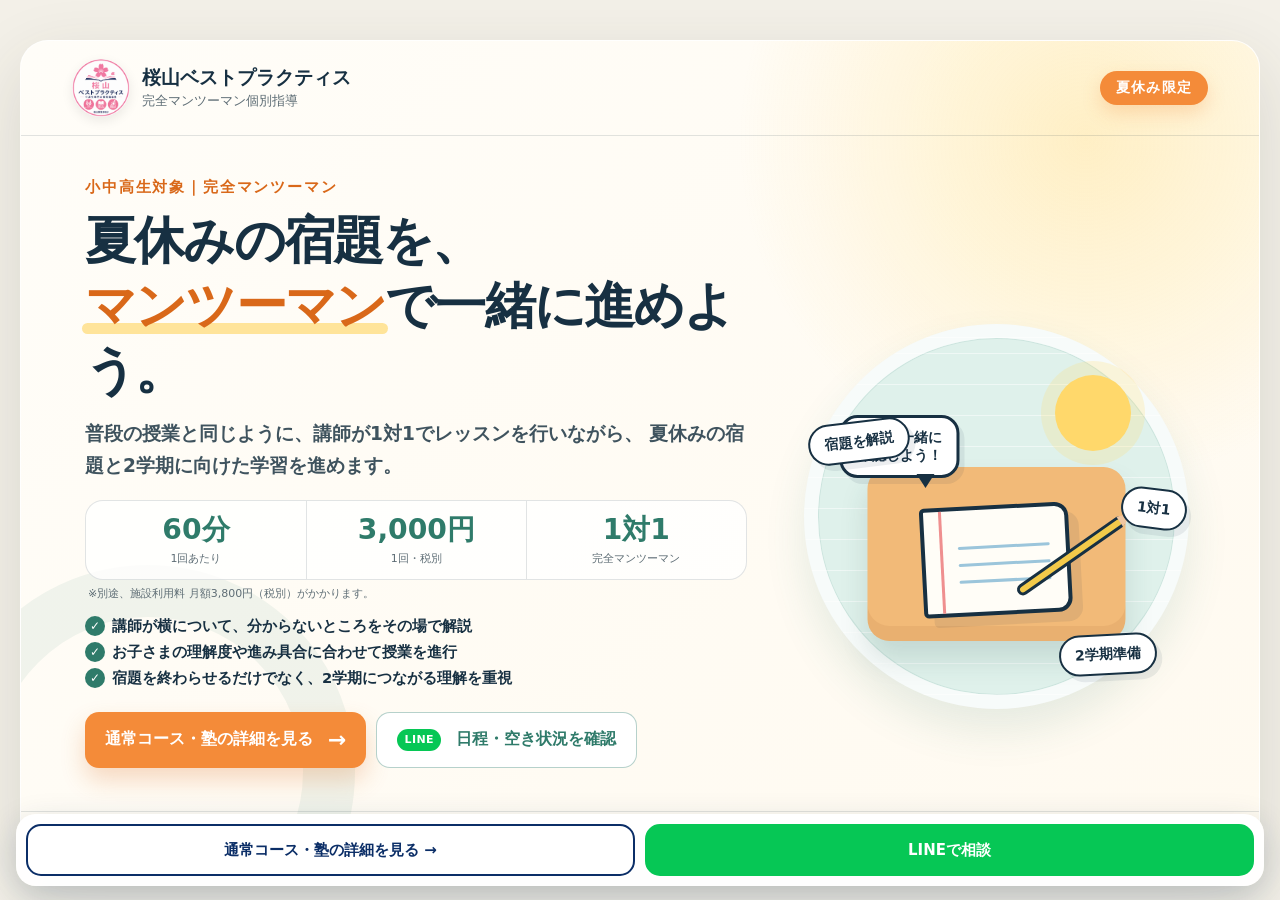
<file: summer/index.html>
<!doctype html>
<html lang="ja">
<head>
  <meta charset="utf-8">
  <meta name="viewport" content="width=device-width, initial-scale=1, viewport-fit=cover">
  <meta name="description" content="桜山ベストプラクティスの小中高生向け夏休みマンツーマン学習サポート。講師が1対1でレッスンを行いながら、夏休みの宿題と2学期の準備を進めます。">
  <title>夏休みマンツーマン学習サポート｜桜山ベストプラクティス</title>
  <link rel="stylesheet" href="./styles.css">

  <style>
    /* Final tap fix */
    html,
    body {
      max-width: 100%;
      overflow-x: hidden;
    }

    .visual,
    .visual *,
    .sun,
    .lesson-card,
    .teacher-bubble,
    .book,
    .pencil,
    .bubble,
    .panel::before,
    .panel::after,
    .content::before,
    .content::after {
      pointer-events: none !important;
    }

    .topbar,
    .content,
    .copy,
    .actions,
    .actions a,
    .site-logo,
    .footer a,
    .summer-fixed-actions,
    .summer-fixed-actions a {
      position: relative !important;
      z-index: 2147483000 !important;
      pointer-events: auto !important;
      touch-action: manipulation !important;
      -webkit-tap-highlight-color: rgba(0,0,0,.12);
    }

    .actions {
      margin-top: 24px !important;
      margin-bottom: 72px !important;
    }

    .actions a {
      cursor: pointer !important;
      min-height: 56px !important;
    }

    .footer {
      position: relative !important;
      z-index: 1 !important;
      pointer-events: auto !important;
    }

    .summer-fixed-actions {
      position: fixed !important;
      left: 16px !important;
      right: 16px !important;
      bottom: max(14px, env(safe-area-inset-bottom)) !important;
      display: grid !important;
      grid-template-columns: 1fr 1fr !important;
      gap: 10px !important;
      padding: 10px !important;
      border-radius: 20px !important;
      background: rgba(255,255,255,.96) !important;
      box-shadow: 0 12px 34px rgba(15,46,75,.2) !important;
      backdrop-filter: blur(12px);
    }

    .summer-fixed-actions a {
      display: grid !important;
      place-items: center !important;
      min-height: 52px !important;
      padding: 10px 8px !important;
      border-radius: 15px !important;
      font-weight: 900 !important;
      font-size: 15px !important;
      line-height: 1.25 !important;
      text-align: center !important;
      text-decoration: none !important;
      cursor: pointer !important;
    }

    .summer-fixed-actions__normal {
      color: #0b2e67 !important;
      background: #fff !important;
      border: 2px solid #0b2e67 !important;
    }

    .summer-fixed-actions__line {
      color: #fff !important;
      background: #06c755 !important;
      border: 2px solid #06c755 !important;
    }

    @media (max-width: 760px) {
      body {
        padding-bottom: 96px !important;
      }

      .summer-fixed-actions {
        left: 10px !important;
        right: 10px !important;
      }

      .summer-fixed-actions a {
        min-height: 50px !important;
        font-size: 14px !important;
      }
    }
  </style>
</head>
<body>
  <main class="summer-page">
    <section class="panel" aria-labelledby="summer-title">
      <header class="topbar">
        <a class="site-logo" href="https://sakurayama-bestpractice.com/" data-force-url="https://sakurayama-bestpractice.com/" aria-label="桜山ベストプラクティス通常ページへ">
          <img class="site-logo__image" src="./logo.png" alt="桜山ベストプラクティス ロゴ">
          <span class="site-logo__text">
            <strong>桜山ベストプラクティス</strong>
            <small>完全マンツーマン個別指導</small>
          </span>
        </a>
        <span class="limited">夏休み限定</span>
      </header>

      <div class="content">
        <div class="copy">
          <p class="eyebrow">小中高生対象｜完全マンツーマン</p>
          <h1 id="summer-title">
            夏休みの宿題を、<br>
            <em>マンツーマン</em>で一緒に進めよう。
          </h1>
          <p class="lead">
            普段の授業と同じように、講師が1対1でレッスンを行いながら、
            夏休みの宿題と2学期に向けた学習を進めます。
          </p>

          <div class="feature-row" aria-label="講座の概要">
            <div>
              <b>60分</b>
              <span>1回あたり</span>
            </div>
            <div>
              <b>3,000円</b>
              <span>1回・税別</span>
            </div>
            <div>
              <b>1対1</b>
              <span>完全マンツーマン</span>
            </div>
          </div>
          <p class="fee-note">※別途、施設利用料 月額3,800円（税別）がかかります。</p>

          <ul class="points">
            <li>講師が横について、分からないところをその場で解説</li>
            <li>お子さまの理解度や進み具合に合わせて授業を進行</li>
            <li>宿題を終わらせるだけでなく、2学期につながる理解を重視</li>
          </ul>

          <div class="actions">
            <a id="normal-lp-link" class="primary" href="https://sakurayama-bestpractice.com/" data-force-url="https://sakurayama-bestpractice.com/">
              通常コース・塾の詳細を見る
              <span aria-hidden="true">→</span>
            </a>
            <a id="line-link" class="secondary" href="https://lin.ee/RKEljXL" target="_blank" rel="noopener noreferrer" data-force-url="https://lin.ee/RKEljXL">
              <span class="line-chip">LINE</span>
              <span>日程・空き状況を確認</span>
            </a>
          </div>

          <p class="note">開催日時・空き状況はLINEでご案内します。</p>
        </div>

        <div class="visual" aria-hidden="true">
          <div class="sun"></div>
          <div class="lesson-card">
            <div class="teacher-bubble">ここを一緒に<br>確認しよう！</div>
            <div class="book">
              <span></span><span></span><span></span>
            </div>
            <div class="pencil"></div>
          </div>
          <div class="bubble bubble-a">宿題を解説</div>
          <div class="bubble bubble-b">1対1</div>
          <div class="bubble bubble-c">2学期準備</div>
        </div>
      </div>

      <footer class="footer">
        <span>桜山ベストプラクティス</span>
        <span>名古屋市昭和区丸屋町6-78-1 グレイスコート桜山302</span>
        <a href="tel:0528900238">052-890-0238</a>
      </footer>
    </section>
  </main>

  <div class="summer-fixed-actions" aria-label="固定リンク">
    <a class="summer-fixed-actions__normal" href="https://sakurayama-bestpractice.com/" data-force-url="https://sakurayama-bestpractice.com/">通常コース・塾の詳細を見る →</a>
    <a class="summer-fixed-actions__line" href="https://lin.ee/RKEljXL" target="_blank" rel="noopener noreferrer" data-force-url="https://lin.ee/RKEljXL">LINEで相談</a>
  </div>


  <script>
    (function () {
      function go(url) {
        if (!url) return;
        if (url.indexOf('lin.ee') !== -1) {
          window.open(url, '_blank', 'noopener');
        } else {
          window.location.assign(url);
        }
      }

      document.addEventListener('DOMContentLoaded', function () {
        document.querySelectorAll('[data-force-url]').forEach(function (el) {
          var url = el.getAttribute('data-force-url') || el.getAttribute('href');
          el.addEventListener('click', function (event) {
            event.preventDefault();
            event.stopPropagation();
            go(url);
          }, true);
          el.addEventListener('touchend', function (event) {
            event.preventDefault();
            event.stopPropagation();
            go(url);
          }, true);
        });
      });
    })();
  </script>

</body>
</html>
</file>
<file: summer/styles.css>
* { box-sizing: border-box; }

:root {
  --ink: #173042;
  --muted: #5e6d75;
  --cream: #fffaf0;
  --orange: #f48b39;
  --orange-dark: #d96819;
  --yellow: #ffd86b;
  --green: #2f7b6a;
  --line: rgba(23, 48, 66, .13);
}

html, body {
  margin: 0;
  min-height: 100%;
  background: #f3f0e8;
  color: var(--ink);
  font-family: "Yu Gothic", "Hiragino Kaku Gothic ProN", "Noto Sans JP", system-ui, sans-serif;
}

body { min-height: 100svh; }
a { color: inherit; }

.summer-page {
  min-height: 100svh;
  padding: clamp(10px, 1.4vw, 22px);
  display: grid;
  place-items: center;
}

.panel {
  width: min(1240px, 100%);
  height: min(820px, calc(100svh - clamp(20px, 2.8vw, 44px)));
  min-height: 570px;
  border-radius: 28px;
  background:
    radial-gradient(circle at 86% 12%, rgba(255, 216, 107, .34), transparent 27%),
    linear-gradient(135deg, #fffdf8 0%, var(--cream) 100%);
  box-shadow: 0 24px 70px rgba(57, 54, 42, .14);
  border: 1px solid rgba(255,255,255,.9);
  overflow: hidden;
  display: grid;
  grid-template-rows: auto 1fr auto;
  position: relative;
}

.panel::before {
  content: "";
  position: absolute;
  left: -80px;
  bottom: -120px;
  width: 310px;
  height: 310px;
  border-radius: 50%;
  border: 52px solid rgba(47,123,106,.07);
  pointer-events: none;
}

.topbar {
  min-height: 80px;
  padding: 18px clamp(24px, 4vw, 58px);
  display: flex;
  align-items: center;
  justify-content: space-between;
  gap: 20px;
  border-bottom: 1px solid var(--line);
  position: relative;
  z-index: 2;
}

.site-logo {
  display: inline-flex;
  align-items: center;
  gap: 12px;
  text-decoration: none;
}

.site-logo__image {
  width: 58px;
  height: 58px;
  border-radius: 50%;
  object-fit: cover;
  flex: 0 0 auto;
  box-shadow: 0 4px 12px rgba(0,0,0,.08);
  background: #fff;
}

.site-logo__text {
  display: grid;
  line-height: 1.25;
}

.site-logo__text strong { font-size: clamp(15px, 1.5vw, 20px); }
.site-logo__text small { color: var(--muted); margin-top: 3px; }

.limited {
  padding: 8px 16px;
  border-radius: 999px;
  background: var(--orange);
  color: #fff;
  font-weight: 800;
  letter-spacing: .08em;
  font-size: 14px;
  box-shadow: 0 8px 18px rgba(244,139,57,.25);
}

.content {
  min-height: 0;
  display: grid;
  grid-template-columns: minmax(0, 1.25fr) minmax(330px, .75fr);
  align-items: center;
  gap: clamp(18px, 4vw, 68px);
  padding: clamp(18px, 3.2vw, 48px) clamp(24px, 5vw, 72px);
  position: relative;
  z-index: 1;
}

.copy { align-self: center; }

.eyebrow {
  margin: 0 0 10px;
  color: var(--orange-dark);
  font-weight: 800;
  letter-spacing: .12em;
  font-size: clamp(13px, 1.2vw, 16px);
}

h1 {
  margin: 0;
  font-size: clamp(34px, 4vw, 58px);
  line-height: 1.27;
  letter-spacing: -.035em;
}

h1 em {
  color: var(--orange-dark);
  font-style: normal;
  position: relative;
  white-space: nowrap;
}

h1 em::after {
  content: "";
  position: absolute;
  height: 11px;
  left: -3px;
  right: -3px;
  bottom: 1px;
  background: rgba(255,216,107,.66);
  border-radius: 999px;
  z-index: -1;
}

.lead {
  max-width: 720px;
  margin: 15px 0 17px;
  font-size: clamp(15px, 1.45vw, 19px);
  line-height: 1.75;
  color: #3f535e;
  font-weight: 600;
}

.feature-row {
  display: grid;
  grid-template-columns: repeat(3, minmax(0, 1fr));
  border: 1px solid var(--line);
  background: rgba(255,255,255,.76);
  border-radius: 18px;
  overflow: hidden;
  max-width: 700px;
}

.feature-row > div {
  min-height: 78px;
  padding: 12px 10px;
  display: grid;
  place-items: center;
  align-content: center;
  text-align: center;
}

.feature-row > div + div { border-left: 1px solid var(--line); }
.feature-row b { display: block; color: var(--green); font-size: clamp(20px, 2.2vw, 31px); line-height: 1.15; }
.feature-row span { margin-top: 4px; font-size: 11px; color: var(--muted); }

.fee-note {
  max-width: 700px;
  margin: 6px 3px 0;
  color: var(--muted);
  font-size: 11px;
  line-height: 1.45;
}

.points {
  margin: 15px 0 17px;
  padding: 0;
  list-style: none;
  display: grid;
  gap: 7px;
  font-size: clamp(13px, 1.15vw, 15px);
  font-weight: 650;
}

.points li { position: relative; padding-left: 27px; }
.points li::before {
  content: "✓";
  position: absolute;
  left: 0;
  top: -.1em;
  color: #fff;
  background: var(--green);
  width: 20px;
  height: 20px;
  border-radius: 50%;
  display: grid;
  place-items: center;
  font-size: 12px;
}

.actions { display: flex; flex-wrap: wrap; align-items: center; gap: 10px; }
.actions a {
  min-height: 52px;
  border-radius: 14px;
  padding: 0 20px;
  display: inline-flex;
  align-items: center;
  justify-content: center;
  gap: 15px;
  text-decoration: none;
  font-weight: 800;
  transition: transform .2s ease, box-shadow .2s ease;
}
.actions a:hover { transform: translateY(-2px); }
.primary { background: var(--orange); color: #fff; box-shadow: 0 12px 24px rgba(217,104,25,.24); }
.primary span { font-size: 22px; }
.secondary { background: #fff; border: 1px solid rgba(47,123,106,.35); color: var(--green); }
.line-chip {
  display: inline-grid;
  place-items: center;
  min-width: 42px;
  min-height: 22px;
  padding: 2px 7px;
  border-radius: 999px;
  background: #06c755;
  color: #fff;
  font-size: 11px;
  font-weight: 900;
  letter-spacing: .04em;
}
.note { margin: 8px 0 0; color: var(--muted); font-size: 12px; }

.visual {
  width: min(385px, 100%);
  aspect-ratio: 1 / 1;
  justify-self: center;
  position: relative;
  border-radius: 50%;
  background:
    repeating-linear-gradient(0deg, rgba(255,255,255,.5) 0, rgba(255,255,255,.5) 1px, transparent 1px, transparent 31px),
    #dff1eb;
  border: 14px solid rgba(255,255,255,.75);
  box-shadow: inset 0 0 0 1px rgba(47,123,106,.1), 0 22px 42px rgba(47,123,106,.12);
}

.sun { position: absolute; width: 76px; height: 76px; right: 44px; top: 37px; border-radius: 50%; background: var(--yellow); box-shadow: 0 0 0 14px rgba(255,216,107,.22); }

.lesson-card {
  position: absolute;
  left: 50%;
  bottom: 54px;
  width: 72%;
  height: 49%;
  transform: translateX(-50%);
  border-radius: 22px;
  background: #f2ba78;
  box-shadow: inset 0 -15px 0 rgba(158,92,44,.10), 0 18px 28px rgba(40,79,72,.15);
}

.book {
  position: absolute;
  width: 58%;
  height: 63%;
  left: 21%;
  top: 22%;
  background: #fffdf7;
  border: 4px solid var(--ink);
  transform: rotate(-3deg);
  border-radius: 5px 14px 14px 5px;
  padding: 22px 16px 10px;
  box-shadow: 10px 10px 0 rgba(23,48,66,.08);
}
.book::before { content: ""; position: absolute; left: 15px; top: 0; bottom: 0; width: 3px; background: #ef8f8f; }
.book span { display: block; height: 3px; margin: 14px 0 0 17px; border-radius: 999px; background: #9bc5db; }

.pencil {
  position: absolute;
  width: 50%;
  height: 12px;
  right: -4%;
  top: 48%;
  background: #f3ca4a;
  border: 3px solid var(--ink);
  border-radius: 999px;
  transform: rotate(-35deg);
}
.pencil::after { content: ""; position: absolute; right: -13px; top: -3px; border-top: 6px solid transparent; border-bottom: 6px solid transparent; border-left: 15px solid #f0c6a0; }

.teacher-bubble {
  position: absolute;
  left: -28px;
  top: -52px;
  padding: 10px 15px;
  border-radius: 18px;
  background: #fff;
  border: 3px solid var(--ink);
  font-weight: 800;
  font-size: 14px;
  line-height: 1.35;
  box-shadow: 5px 6px 0 rgba(23,48,66,.08);
}
.teacher-bubble::after { content: ""; position: absolute; right: 22px; bottom: -13px; border-top: 14px solid var(--ink); border-left: 9px solid transparent; border-right: 9px solid transparent; }

.bubble { position: absolute; padding: 9px 14px; background: #fff; border: 2px solid var(--ink); border-radius: 999px; font-weight: 800; font-size: clamp(12px, 1.1vw, 15px); box-shadow: 5px 6px 0 rgba(23,48,66,.08); }
.bubble-a { left: -10px; top: 83px; transform: rotate(-7deg); }
.bubble-b { right: -12px; top: 150px; transform: rotate(7deg); }
.bubble-c { right: 18px; bottom: 20px; transform: rotate(-3deg); }

.footer {
  min-height: 48px;
  padding: 10px clamp(24px, 4vw, 58px);
  display: flex;
  justify-content: center;
  flex-wrap: wrap;
  align-items: center;
  gap: 8px 24px;
  border-top: 1px solid var(--line);
  color: var(--muted);
  font-size: 11px;
  position: relative;
  z-index: 2;
}
.footer a { text-decoration: none; font-weight: 700; }

@media (min-width: 781px) and (max-height: 690px) {
  .panel { min-height: 540px; }
  .topbar { min-height: 64px; padding-top: 10px; padding-bottom: 10px; }
  .content { padding-top: 12px; padding-bottom: 12px; }
  h1 { font-size: clamp(31px, 3.4vw, 47px); }
  .lead { margin: 9px 0 10px; line-height: 1.5; }
  .feature-row > div { min-height: 60px; }
  .points { margin: 9px 0; gap: 4px; }
  .actions a { min-height: 44px; }
  .visual { width: min(305px, 100%); }
}

@media (max-width: 780px) {
  .summer-page { padding: 0; display: block; }
  .panel { width: 100%; height: 100svh; min-height: 620px; border-radius: 0; box-shadow: none; grid-template-rows: auto 1fr auto; }
  .topbar { min-height: 58px; padding: 9px 15px; }
  .site-logo { gap: 8px; }
  .site-logo__image { width: 40px; height: 40px; }
  .site-logo__text strong { font-size: 13px; }
  .site-logo__text small { font-size: 9px; margin-top: 1px; }
  .limited { padding: 6px 10px; font-size: 11px; }
  .content { min-height: 0; display: block; padding: 10px 17px 8px; overflow: hidden; }
  .copy { height: 100%; display: flex; flex-direction: column; }
  .eyebrow { order: 1; margin-bottom: 5px; font-size: 11px; }
  h1 { order: 2; font-size: clamp(25px, 7.6vw, 35px); line-height: 1.2; }
  h1 br { display: none; }
  .lead { order: 3; margin: 7px 0 8px; font-size: 12px; line-height: 1.47; }
  .feature-row { order: 4; border-radius: 13px; }
  .feature-row > div { min-height: 53px; padding: 6px 4px; }
  .feature-row b { font-size: clamp(17px, 5vw, 22px); }
  .feature-row span { font-size: 9px; }
  .fee-note { order: 5; margin: 4px 0 0; font-size: 9px; }
  .actions {
    order: 6;
    margin: 10px 0 0;
    display: grid;
    grid-template-columns: 1fr;
    gap: 8px;
  }
  .actions a {
    width: 100%;
    padding: 0 14px;
    border-radius: 13px;
    font-size: 13px;
  }
  .actions .secondary {
    order: -1;
    min-height: 52px !important;
    background: #06c755;
    color: #fff;
    border: 2px solid #06c755;
    box-shadow: 0 10px 22px rgba(6,199,85,.26);
    font-size: 14px;
  }
  .actions .secondary .line-chip {
    background: #fff;
    color: #06a847;
    min-width: 46px;
    min-height: 24px;
    font-size: 11px;
  }
  .actions .primary {
    min-height: 46px;
    background: #fff;
    color: var(--orange-dark);
    border: 2px solid var(--orange);
    box-shadow: 0 7px 16px rgba(217,104,25,.12);
  }
  .actions .primary span { font-size: 18px; }
  .note { order: 7; margin: 4px 0 0; text-align: center; font-size: 9px; }
  .points { order: 8; margin: 9px 0 0; gap: 4px; font-size: 10.5px; line-height: 1.35; }
  .points li { padding-left: 21px; }
  .points li::before { width: 16px; height: 16px; font-size: 9px; }
  .visual { display: none; }
  .footer { min-height: 37px; padding: 6px 12px; gap: 2px 10px; font-size: 8px; }
  .footer span:nth-child(2) { display: none; }
}

@media (max-width: 380px), (max-height: 650px) and (max-width: 780px) {
  .panel { min-height: 560px; }
  .topbar { min-height: 52px; }
  .site-logo__image { width: 36px; height: 36px; }
  .site-logo__text strong { font-size: 12px; }
  .site-logo__text small { font-size: 8px; }
  .content { padding-top: 7px; }
  h1 { font-size: 24px; }
  .lead { font-size: 10.5px; line-height: 1.35; }
  .feature-row > div { min-height: 47px; }
  .points { font-size: 9.5px; }
  .actions .secondary { min-height: 45px !important; }
  .actions .primary { min-height: 40px; }
  .points { font-size: 9px; margin-top: 6px; }
}
</file>
